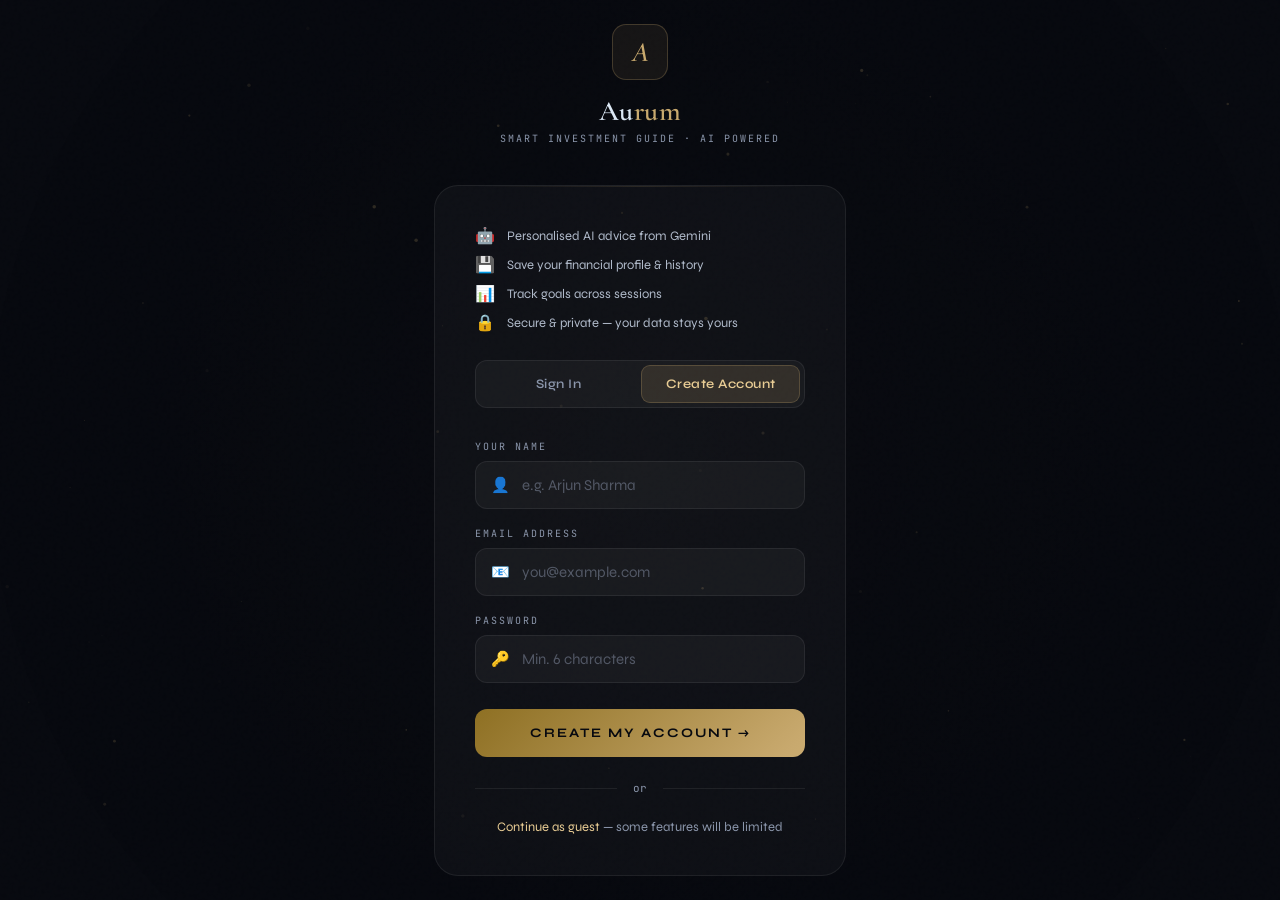
<file: aurum_ui_polished/templates/login.html>
<!DOCTYPE html>
<html lang="en">
<head>
<meta charset="UTF-8">
<meta name="viewport" content="width=device-width, initial-scale=1.0">
<title>Aurum — Sign In</title>
<link rel="preconnect" href="https://fonts.googleapis.com">
<link rel="preconnect" href="https://fonts.gstatic.com" crossorigin>
<link href="https://fonts.googleapis.com/css2?family=Cormorant+Garamond:ital,wght@0,300;0,400;0,500;0,600;1,300;1,400&family=Syne:wght@400;500;600;700&family=JetBrains+Mono:wght@300;400;500&display=swap" rel="stylesheet">
<style>
:root {
  --ink:      #07090f;
  --ink-2:    #0d1020;
  --ink-3:    #141828;
  --gold:     #c8a96e;
  --gold-2:   #e8cc94;
  --gold-3:   #f5e4bb;
  --gold-dim: rgba(200,169,110,0.15);
  --gold-glow:rgba(200,169,110,0.08);
  --slate:    #8b96ab;
  --slate-2:  #b0baca;
  --ice:      #dce8f5;
  --green:    #4ade9e;
  --red:      #f46a6a;
  --border:   rgba(255,255,255,0.07);
  --border-gold:rgba(200,169,110,0.25);
  --surface:  rgba(255,255,255,0.03);
  --surface-2:rgba(255,255,255,0.06);
  --ff-display:'Cormorant Garamond', Georgia, serif;
  --ff-ui:     'Syne', sans-serif;
  --ff-mono:   'JetBrains Mono', monospace;
  --ease-expo: cubic-bezier(0.16,1,0.3,1);
  --ease-back: cubic-bezier(0.34,1.56,0.64,1);
}

*, *::before, *::after { box-sizing: border-box; margin: 0; padding: 0; }
html { scroll-behavior: smooth; }

body {
  font-family: var(--ff-ui);
  background: var(--ink);
  color: var(--ice);
  min-height: 100vh;
  display: flex;
  align-items: center;
  justify-content: center;
  overflow: hidden;
}

/* Background */
#bg-canvas { position: fixed; inset: 0; z-index: 0; pointer-events: none; opacity: 0.5; }
.noise {
  position: fixed; inset: 0; z-index: 1; pointer-events: none;
  background-image: url("data:image/svg+xml,%3Csvg viewBox='0 0 256 256' xmlns='http://www.w3.org/2000/svg'%3E%3Cfilter id='n'%3E%3CfeTurbulence type='fractalNoise' baseFrequency='0.9' numOctaves='4' stitchTiles='stitch'/%3E%3C/filter%3E%3Crect width='100%25' height='100%25' filter='url(%23n)' opacity='0.04'/%3E%3C/svg%3E");
  opacity: 0.4;
}

.auth-shell {
  position: relative; z-index: 2;
  width: 100%; max-width: 460px;
  padding: 24px;
  animation: fadeUp 0.8s var(--ease-expo) both;
}

/* Logo */
.auth-logo {
  text-align: center;
  margin-bottom: 40px;
}
.auth-logo-icon {
  width: 56px; height: 56px;
  border: 1px solid var(--border-gold);
  border-radius: 14px;
  display: inline-flex; align-items: center; justify-content: center;
  font-family: var(--ff-display); font-size: 28px; color: var(--gold);
  font-style: italic; font-weight: 600;
  margin-bottom: 14px;
  background: var(--gold-glow);
}
.auth-logo-name {
  font-family: var(--ff-display); font-size: 28px; font-weight: 600;
  letter-spacing: 0.5px; color: var(--ice);
  display: block;
}
.auth-logo-name span { color: var(--gold); }
.auth-logo-tagline {
  font-family: var(--ff-mono); font-size: 10px; letter-spacing: 2px;
  text-transform: uppercase; color: var(--slate); margin-top: 4px; display: block;
}

/* Card */
.auth-card {
  background: var(--surface);
  border: 1px solid var(--border);
  border-radius: 24px;
  padding: 40px;
  position: relative;
  overflow: hidden;
}
.auth-card::before {
  content: ''; position: absolute; top: 0; left: 0; right: 0; height: 1px;
  background: linear-gradient(90deg, transparent 10%, var(--gold-dim) 50%, transparent 90%);
}

/* Tabs */
.auth-tabs {
  display: flex; gap: 4px;
  background: rgba(255,255,255,0.04);
  border: 1px solid var(--border);
  border-radius: 12px;
  padding: 4px;
  margin-bottom: 32px;
}
.auth-tab {
  flex: 1; padding: 10px;
  background: transparent; border: none;
  border-radius: 9px;
  font-family: var(--ff-ui); font-size: 13px; font-weight: 600;
  letter-spacing: 0.5px; color: var(--slate);
  cursor: pointer; transition: all 0.25s var(--ease-expo);
}
.auth-tab.active {
  background: var(--gold-dim);
  color: var(--gold-2);
  border: 1px solid var(--border-gold);
}

/* Form */
.form-group { margin-bottom: 18px; }
.form-label {
  font-family: var(--ff-mono); font-size: 10px; letter-spacing: 2px;
  text-transform: uppercase; color: var(--slate); margin-bottom: 8px; display: block;
}
.form-input-wrap { position: relative; }
.form-icon {
  position: absolute; left: 16px; top: 50%; transform: translateY(-50%);
  font-size: 15px; pointer-events: none;
}
.form-input {
  width: 100%; padding: 14px 16px 14px 46px;
  background: rgba(255,255,255,0.04);
  border: 1px solid var(--border);
  border-radius: 12px; color: var(--ice);
  font-family: var(--ff-ui); font-size: 15px;
  outline: none; transition: all 0.25s;
}
.form-input:focus {
  border-color: var(--gold); background: var(--gold-glow);
  box-shadow: 0 0 0 4px rgba(200,169,110,0.08);
}
.form-input::placeholder { color: rgba(139,150,171,0.5); }

/* Submit btn */
.auth-btn {
  width: 100%; padding: 16px;
  background: linear-gradient(135deg, #8a6c1e 0%, var(--gold) 50%, var(--gold-2) 100%);
  background-size: 200% 200%; background-position: left;
  color: var(--ink); border: none; border-radius: 12px;
  font-family: var(--ff-ui); font-size: 13px; font-weight: 700;
  letter-spacing: 2px; text-transform: uppercase; cursor: pointer;
  transition: all 0.4s var(--ease-expo);
  position: relative; overflow: hidden;
  margin-top: 8px;
}
.auth-btn:hover {
  background-position: right;
  transform: translateY(-2px);
  box-shadow: 0 12px 32px rgba(200,169,110,0.3);
}
.auth-btn:disabled { opacity: 0.6; pointer-events: none; }
.auth-btn.loading::after {
  content: ''; position: absolute; right: 20px; top: 50%;
  transform: translateY(-50%);
  width: 16px; height: 16px; border-radius: 50%;
  border: 2px solid rgba(0,0,0,0.3); border-top-color: var(--ink);
  animation: spin 0.7s linear infinite;
}

/* Error / success */
.auth-msg {
  padding: 12px 16px;
  border-radius: 10px;
  font-size: 13px;
  margin-top: 14px;
  display: none;
}
.auth-msg.error   { background: rgba(244,106,106,0.12); border: 1px solid rgba(244,106,106,0.3); color: #f46a6a; }
.auth-msg.success { background: rgba(74,222,158,0.12);  border: 1px solid rgba(74,222,158,0.3);  color: var(--green); }
.auth-msg.show { display: block; }

/* Guest link */
.auth-guest {
  text-align: center; margin-top: 20px;
  font-size: 13px; color: var(--slate);
}
.auth-guest a {
  color: var(--gold-2); text-decoration: none; border-bottom: 1px solid transparent;
  transition: border-color 0.2s;
}
.auth-guest a:hover { border-color: var(--gold-2); }

/* Divider */
.auth-divider {
  display: flex; align-items: center; gap: 16px;
  margin: 24px 0;
}
.auth-divider span { font-size: 11px; color: var(--slate); white-space: nowrap; font-family: var(--ff-mono); }
.auth-divider::before, .auth-divider::after {
  content: ''; flex: 1; height: 1px; background: var(--border);
}

/* Benefits list */
.auth-benefits {
  display: flex; flex-direction: column; gap: 10px;
  margin-bottom: 28px;
}
.benefit-item {
  display: flex; align-items: center; gap: 12px;
  font-size: 13px; color: var(--slate-2);
}
.benefit-icon { font-size: 16px; flex-shrink: 0; }

/* Animations */
@keyframes fadeUp {
  from { opacity: 0; transform: translateY(24px); }
  to   { opacity: 1; transform: translateY(0); }
}
@keyframes spin { to { transform: translateY(-50%) rotate(360deg); } }
@keyframes pulse { 0%,100%{opacity:1}50%{opacity:0.4} }
</style>
</head>
<body>

<canvas id="bg-canvas"></canvas>
<div class="noise"></div>

<div class="auth-shell">
  <!-- Logo -->
  <div class="auth-logo">
    <div class="auth-logo-icon">A</div>
    <span class="auth-logo-name">Au<span>rum</span></span>
    <span class="auth-logo-tagline">Smart Investment Guide · AI Powered</span>
  </div>

  <!-- Card -->
  <div class="auth-card">

    <!-- Benefits (shown on sign-up tab) -->
    <div class="auth-benefits" id="benefits-list">
      <div class="benefit-item"><span class="benefit-icon">🤖</span> Personalised AI advice from Gemini</div>
      <div class="benefit-item"><span class="benefit-icon">💾</span> Save your financial profile & history</div>
      <div class="benefit-item"><span class="benefit-icon">📊</span> Track goals across sessions</div>
      <div class="benefit-item"><span class="benefit-icon">🔒</span> Secure & private — your data stays yours</div>
    </div>

    <!-- Tabs -->
    <div class="auth-tabs">
      <button class="auth-tab" id="tab-login" onclick="switchTab('login')">Sign In</button>
      <button class="auth-tab active" id="tab-register" onclick="switchTab('register')">Create Account</button>
    </div>

    <!-- Register Form -->
    <div id="form-register">
      <div class="form-group">
        <label class="form-label">Your name</label>
        <div class="form-input-wrap">
          <span class="form-icon">👤</span>
          <input type="text" class="form-input" id="reg-name" placeholder="e.g. Arjun Sharma" autocomplete="name">
        </div>
      </div>
      <div class="form-group">
        <label class="form-label">Email address</label>
        <div class="form-input-wrap">
          <span class="form-icon">📧</span>
          <input type="email" class="form-input" id="reg-email" placeholder="you@example.com" autocomplete="email">
        </div>
      </div>
      <div class="form-group">
        <label class="form-label">Password</label>
        <div class="form-input-wrap">
          <span class="form-icon">🔑</span>
          <input type="password" class="form-input" id="reg-password" placeholder="Min. 6 characters" autocomplete="new-password">
        </div>
      </div>
      <button class="auth-btn" id="reg-btn" onclick="doRegister()">Create My Account →</button>
      <div class="auth-msg" id="reg-msg"></div>
    </div>

    <!-- Login Form -->
    <div id="form-login" style="display:none">
      <div class="form-group">
        <label class="form-label">Email address</label>
        <div class="form-input-wrap">
          <span class="form-icon">📧</span>
          <input type="email" class="form-input" id="login-email" placeholder="you@example.com" autocomplete="email">
        </div>
      </div>
      <div class="form-group">
        <label class="form-label">Password</label>
        <div class="form-input-wrap">
          <span class="form-icon">🔑</span>
          <input type="password" class="form-input" id="login-password" placeholder="Your password" autocomplete="current-password">
        </div>
      </div>
      <button class="auth-btn" id="login-btn" onclick="doLogin()">Sign In →</button>
      <div class="auth-msg" id="login-msg"></div>
    </div>

    <div class="auth-divider"><span>or</span></div>

    <div class="auth-guest">
      <a href="/">Continue as guest</a> — some features will be limited
    </div>
  </div>
</div>

<script>
/* ── Background canvas ── */
const canvas = document.getElementById('bg-canvas');
const ctx = canvas.getContext('2d');
let particles = [];

function resize() {
  canvas.width = innerWidth;
  canvas.height = innerHeight;
}
resize();
window.addEventListener('resize', resize);

for (let i = 0; i < 60; i++) {
  particles.push({
    x: Math.random() * innerWidth,
    y: Math.random() * innerHeight,
    r: Math.random() * 1.5 + 0.3,
    dx: (Math.random() - 0.5) * 0.3,
    dy: (Math.random() - 0.5) * 0.3,
    a: Math.random()
  });
}

function animate() {
  ctx.clearRect(0, 0, canvas.width, canvas.height);
  // Radial gold glow in centre
  const grd = ctx.createRadialGradient(canvas.width/2, canvas.height/2, 0, canvas.width/2, canvas.height/2, canvas.width*0.6);
  grd.addColorStop(0, 'rgba(200,169,110,0.04)');
  grd.addColorStop(1, 'transparent');
  ctx.fillStyle = grd;
  ctx.fillRect(0, 0, canvas.width, canvas.height);

  particles.forEach(p => {
    p.x += p.dx; p.y += p.dy;
    if (p.x < 0) p.x = canvas.width;
    if (p.x > canvas.width) p.x = 0;
    if (p.y < 0) p.y = canvas.height;
    if (p.y > canvas.height) p.y = 0;
    ctx.beginPath();
    ctx.arc(p.x, p.y, p.r, 0, Math.PI * 2);
    ctx.fillStyle = `rgba(200,169,110,${p.a * 0.4})`;
    ctx.fill();
  });
  requestAnimationFrame(animate);
}
animate();

/* ── Tab switching ── */
function switchTab(tab) {
  const isLogin = tab === 'login';
  document.getElementById('tab-login').classList.toggle('active', isLogin);
  document.getElementById('tab-register').classList.toggle('active', !isLogin);
  document.getElementById('form-login').style.display    = isLogin ? '' : 'none';
  document.getElementById('form-register').style.display = isLogin ? 'none' : '';
  document.getElementById('benefits-list').style.display = isLogin ? 'none' : '';
}

/* ── Show message ── */
function showMsg(id, text, type) {
  const el = document.getElementById(id);
  el.textContent = text;
  el.className = `auth-msg ${type} show`;
}

/* ── Register ── */
async function doRegister() {
  const name     = document.getElementById('reg-name').value.trim();
  const email    = document.getElementById('reg-email').value.trim();
  const password = document.getElementById('reg-password').value;
  const btn      = document.getElementById('reg-btn');

  if (!name || !email || !password) {
    showMsg('reg-msg', 'Please fill in all fields.', 'error');
    return;
  }

  btn.disabled = true;
  btn.classList.add('loading');
  btn.textContent = 'Creating account...';

  try {
    const res  = await fetch('/api/auth/register', {
      method: 'POST',
      headers: {'Content-Type':'application/json'},
      body: JSON.stringify({name, email, password})
    });
    const data = await res.json();
    if (!res.ok) {
      showMsg('reg-msg', data.error || 'Registration failed.', 'error');
      btn.disabled = false; btn.classList.remove('loading'); btn.textContent = 'Create My Account →';
    } else {
      showMsg('reg-msg', `Welcome, ${data.name}! Redirecting...`, 'success');
      setTimeout(() => window.location.href = '/', 1000);
    }
  } catch {
    showMsg('reg-msg', 'Network error. Please try again.', 'error');
    btn.disabled = false; btn.classList.remove('loading'); btn.textContent = 'Create My Account →';
  }
}

/* ── Login ── */
async function doLogin() {
  const email    = document.getElementById('login-email').value.trim();
  const password = document.getElementById('login-password').value;
  const btn      = document.getElementById('login-btn');

  if (!email || !password) {
    showMsg('login-msg', 'Please enter email and password.', 'error');
    return;
  }

  btn.disabled = true;
  btn.classList.add('loading');
  btn.textContent = 'Signing in...';

  try {
    const res  = await fetch('/api/auth/login', {
      method: 'POST',
      headers: {'Content-Type':'application/json'},
      body: JSON.stringify({email, password})
    });
    const data = await res.json();
    if (!res.ok) {
      showMsg('login-msg', data.error || 'Login failed.', 'error');
      btn.disabled = false; btn.classList.remove('loading'); btn.textContent = 'Sign In →';
    } else {
      showMsg('login-msg', `Welcome back, ${data.name}!`, 'success');
      setTimeout(() => window.location.href = '/', 800);
    }
  } catch {
    showMsg('login-msg', 'Network error. Please try again.', 'error');
    btn.disabled = false; btn.classList.remove('loading'); btn.textContent = 'Sign In →';
  }
}

/* ── Enter key support ── */
document.addEventListener('keydown', (e) => {
  if (e.key !== 'Enter') return;
  const loginVisible = document.getElementById('form-login').style.display !== 'none';
  if (loginVisible) doLogin();
  else doRegister();
});
</script>
</body>
</html>
</file>
